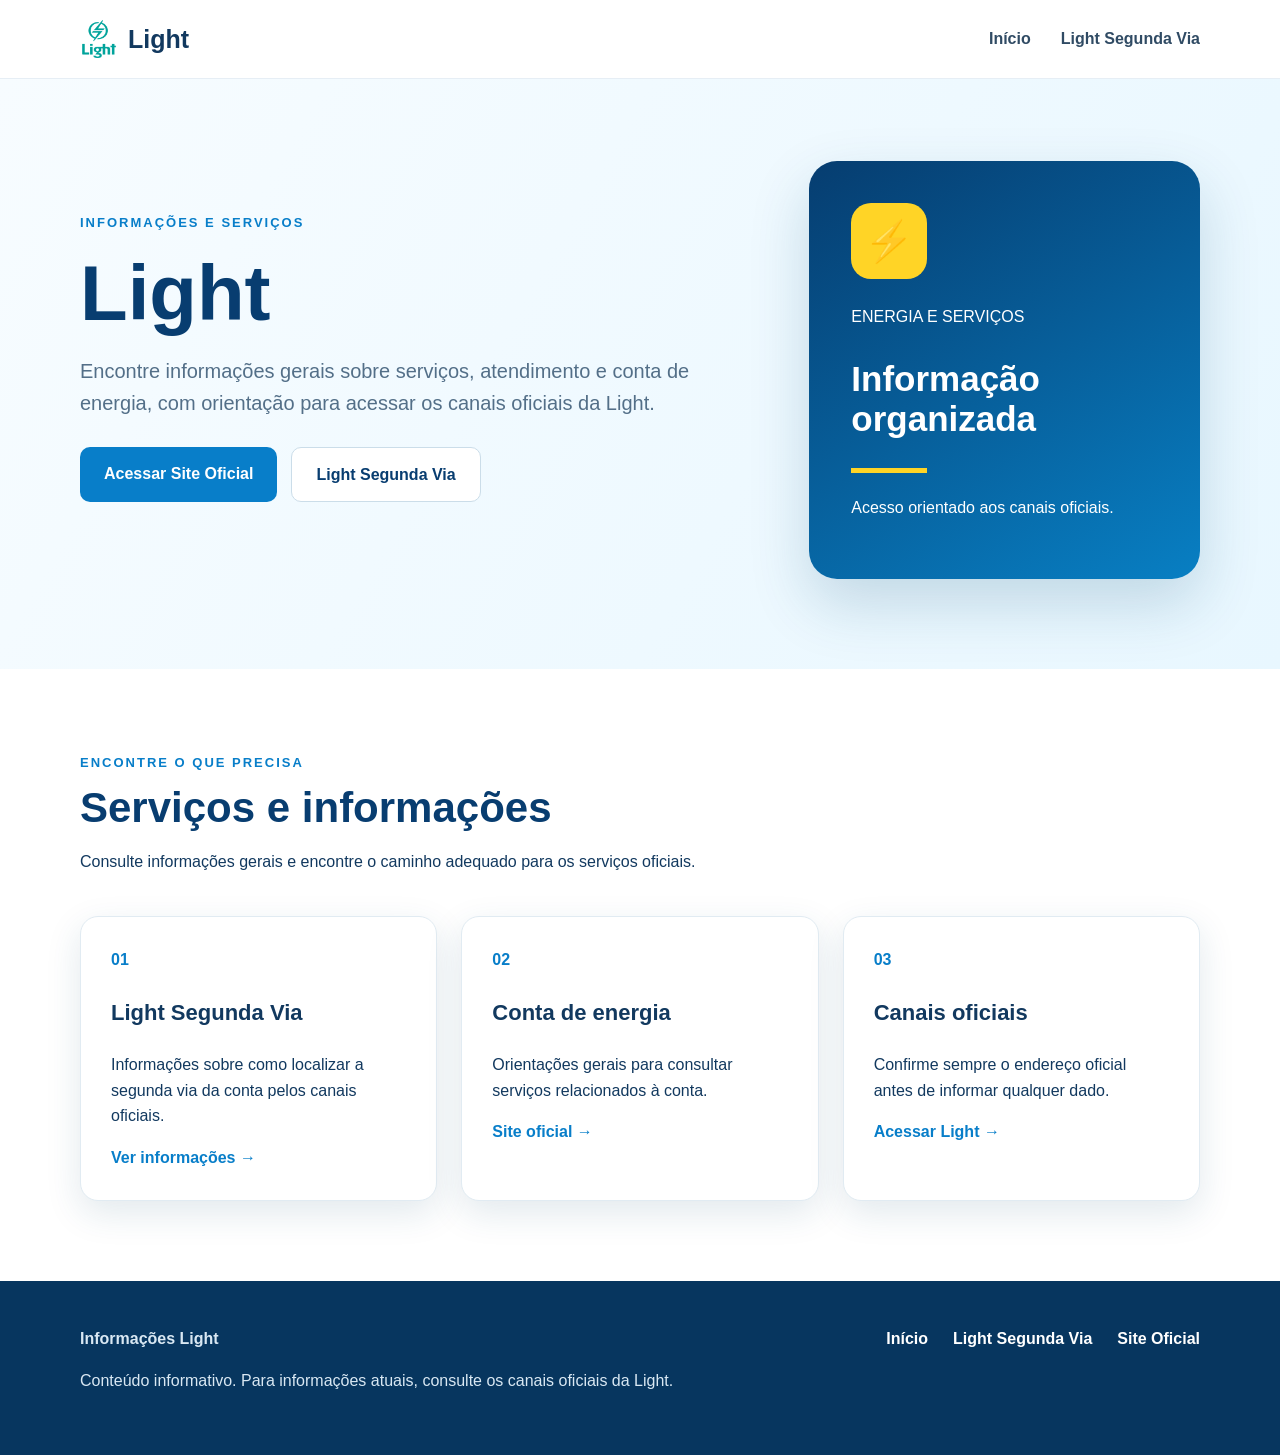
<file: index.html>
<!DOCTYPE html>
<html lang="pt-BR">
<head>
  <meta charset="UTF-8">
  <meta name="viewport" content="width=device-width, initial-scale=1.0">

  <title>Light | Informações e serviços</title>

  <meta name="description" content="Informações gerais sobre a Light, serviços e orientação para acessar os canais oficiais da empresa.">

  <meta name="google-site-verification" content="x6tpoqMiykgni4qCcTNaDramUUXhQiYNbG9kC0mkyso">

  <link rel="icon" href="favicon.ico" sizes="any">
  <link rel="icon" type="image/png" href="favicon.png">
  <link rel="stylesheet" href="style-index.css">
</head>

<body>

  <header class="header">
    <div class="container nav">
      <a href="index.html" class="logo">
        <img src="favicon.png" alt="Light" class="logo-icon">
        <span>Light</span>
      </a>

      <nav>
        <a href="index.html">Início</a>
        <a href="light-segunda-via.html">Light Segunda Via</a>
      </nav>
    </div>
  </header>

  <main>

    <section class="hero">
      <div class="container hero-content">

        <div class="hero-copy">
          <span class="badge">INFORMAÇÕES E SERVIÇOS</span>

          <h1>Light</h1>

          <p class="hero-text">
            Encontre informações gerais sobre serviços, atendimento e conta de energia, com orientação para acessar os canais oficiais da Light.
          </p>

          <div class="hero-buttons">
            <a class="button primary"
               href="https://www.light.com.br/"
               target="_blank"
               rel="noopener noreferrer">
              Acessar Site Oficial
            </a>

            <a class="button secondary" href="light-segunda-via.html">
              Light Segunda Via
            </a>
          </div>
        </div>

        <div class="hero-card">
          <div class="hero-icon">⚡</div>
          <span>ENERGIA E SERVIÇOS</span>

          <h2>Informação organizada</h2>

          <div class="yellow-line"></div>

          <p>Acesso orientado aos canais oficiais.</p>
        </div>

      </div>
    </section>

    <section class="content-section">
      <div class="container">

        <div class="section-heading">
          <span>ENCONTRE O QUE PRECISA</span>

          <h2>Serviços e informações</h2>

          <p>
            Consulte informações gerais e encontre o caminho adequado para os serviços oficiais.
          </p>
        </div>

        <div class="cards">

          <article class="card">
            <div class="card-icon">01</div>

            <h3>Light Segunda Via</h3>

            <p>
              Informações sobre como localizar a segunda via da conta pelos canais oficiais.
            </p>

            <a href="light-segunda-via.html">
              Ver informações →
            </a>
          </article>

          <article class="card">
            <div class="card-icon">02</div>

            <h3>Conta de energia</h3>

            <p>
              Orientações gerais para consultar serviços relacionados à conta.
            </p>

            <a href="https://www.light.com.br/"
               target="_blank"
               rel="noopener noreferrer">
              Site oficial →
            </a>
          </article>

          <article class="card">
            <div class="card-icon">03</div>

            <h3>Canais oficiais</h3>

            <p>
              Confirme sempre o endereço oficial antes de informar qualquer dado.
            </p>

            <a href="https://www.light.com.br/"
               target="_blank"
               rel="noopener noreferrer">
              Acessar Light →
            </a>
          </article>

        </div>
      </div>
    </section>

  </main>

  <footer>
    <div class="container footer-content">

      <div>
        <strong>Informações Light</strong>

        <p>
          Conteúdo informativo. Para informações atuais, consulte os canais oficiais da Light.
        </p>
      </div>

      <div class="footer-links">
        <a href="index.html">Início</a>

        <a href="light-segunda-via.html">
          Light Segunda Via
        </a>

        <a href="https://www.light.com.br/"
           target="_blank"
           rel="noopener noreferrer">
          Site Oficial
        </a>
      </div>

    </div>
  </footer>

</body>
</html>
</file>
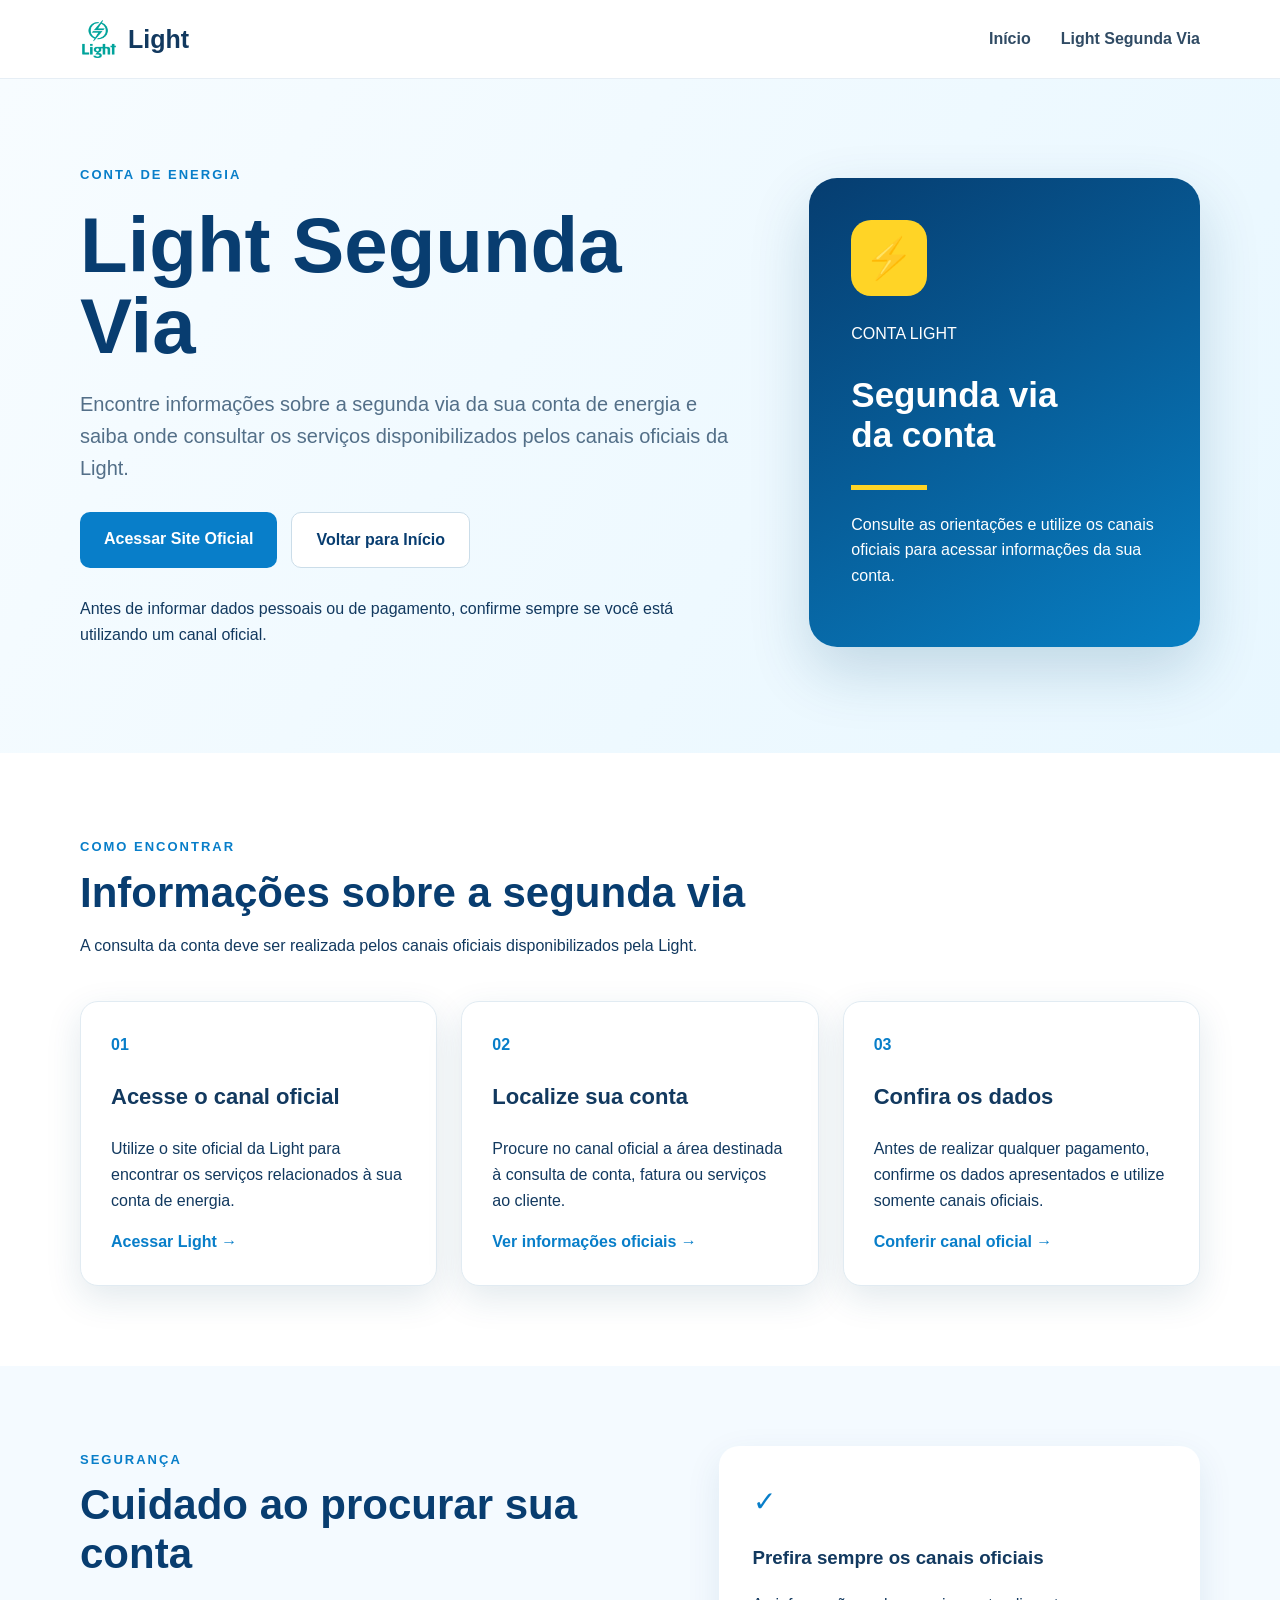
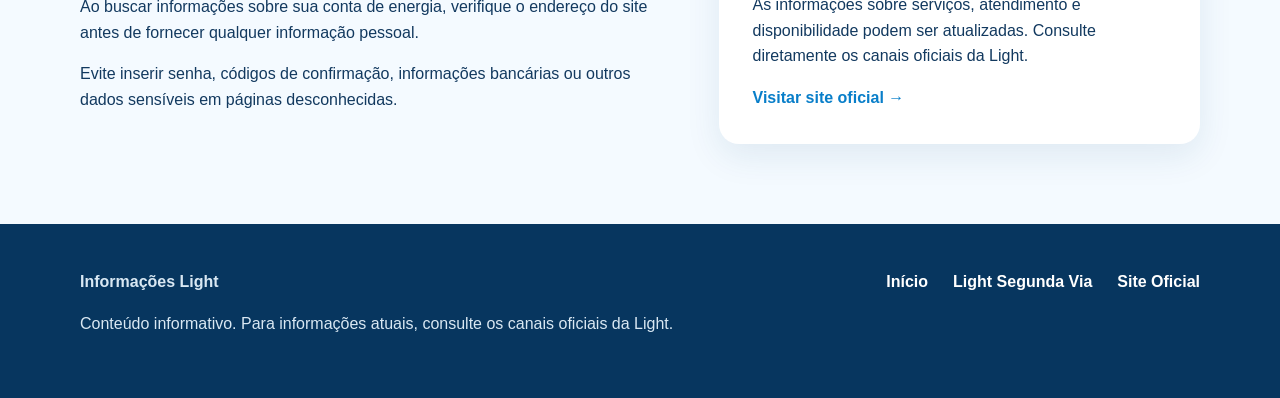
<file: light-segunda-via.html>
<!DOCTYPE html>
<html lang="pt-BR">
<head>
  <meta charset="UTF-8">
  <meta name="viewport" content="width=device-width, initial-scale=1.0">
  <title>Light Segunda Via | Informações e acesso oficial</title>
  <meta name="description" content="Light segunda via: informações sobre a conta de energia e orientação para consultar os canais oficiais da Light.">
  <link rel="icon" href="favicon.ico" sizes="any">
  <link rel="icon" type="image/png" href="favicon.png">
  <link rel="stylesheet" href="style-segunda-via.css">
</head>
<body>
  <header class="header">
    <div class="container nav">
      <a href="index.html" class="logo">
        <img src="favicon.png" alt="" class="logo-icon"><span>Light</span>
      </a>
      <nav><a href="index.html">Início</a><a href="light-segunda-via.html">Light Segunda Via</a></nav>
    </div>
  </header>
  <main>
    <section class="hero">
      <div class="container hero-content">
        <div class="hero-copy">
          <span class="badge">CONTA DE ENERGIA</span>
          <h1>Light Segunda Via</h1>
          <p class="hero-text">Encontre informações sobre a segunda via da sua conta de energia e saiba onde consultar os serviços disponibilizados pelos canais oficiais da Light.</p>
          <div class="hero-buttons">
            <a class="button primary" href="https://www.light.com.br/" target="_blank" rel="noopener noreferrer">Acessar Site Oficial</a>
            <a class="button secondary" href="index.html">Voltar para Início</a>
          </div>
          <p class="hero-note">Antes de informar dados pessoais ou de pagamento, confirme sempre se você está utilizando um canal oficial.</p>
        </div>
        <div class="hero-card">
          <div class="hero-icon">⚡</div><span>CONTA LIGHT</span>
          <h2>Segunda via<br>da conta</h2><div class="yellow-line"></div>
          <p>Consulte as orientações e utilize os canais oficiais para acessar informações da sua conta.</p>
        </div>
      </div>
    </section>
    <section class="content-section">
      <div class="container">
        <div class="section-heading">
          <span>COMO ENCONTRAR</span><h2>Informações sobre a segunda via</h2>
          <p>A consulta da conta deve ser realizada pelos canais oficiais disponibilizados pela Light.</p>
        </div>
        <div class="cards">
          <article class="card"><div class="card-icon">01</div><h3>Acesse o canal oficial</h3><p>Utilize o site oficial da Light para encontrar os serviços relacionados à sua conta de energia.</p><a href="https://www.light.com.br/" target="_blank" rel="noopener noreferrer">Acessar Light →</a></article>
          <article class="card"><div class="card-icon">02</div><h3>Localize sua conta</h3><p>Procure no canal oficial a área destinada à consulta de conta, fatura ou serviços ao cliente.</p><a href="https://www.light.com.br/" target="_blank" rel="noopener noreferrer">Ver informações oficiais →</a></article>
          <article class="card"><div class="card-icon">03</div><h3>Confira os dados</h3><p>Antes de realizar qualquer pagamento, confirme os dados apresentados e utilize somente canais oficiais.</p><a href="https://www.light.com.br/" target="_blank" rel="noopener noreferrer">Conferir canal oficial →</a></article>
        </div>
      </div>
    </section>
    <section class="information-section">
      <div class="container information-grid">
        <div><span class="section-label">SEGURANÇA</span><h2>Cuidado ao procurar sua conta</h2><p>Ao buscar informações sobre sua conta de energia, verifique o endereço do site antes de fornecer qualquer informação pessoal.</p><p>Evite inserir senha, códigos de confirmação, informações bancárias ou outros dados sensíveis em páginas desconhecidas.</p></div>
        <div class="information-box"><div class="box-icon">✓</div><h3>Prefira sempre os canais oficiais</h3><p>As informações sobre serviços, atendimento e disponibilidade podem ser atualizadas. Consulte diretamente os canais oficiais da Light.</p><a class="text-link" href="https://www.light.com.br/" target="_blank" rel="noopener noreferrer">Visitar site oficial →</a></div>
      </div>
    </section>
  </main>
  <footer><div class="container footer-content"><div><strong>Informações Light</strong><p>Conteúdo informativo. Para informações atuais, consulte os canais oficiais da Light.</p></div><div class="footer-links"><a href="index.html">Início</a><a href="light-segunda-via.html">Light Segunda Via</a><a href="https://www.light.com.br/" target="_blank" rel="noopener noreferrer">Site Oficial</a></div></div></footer>
</body>
</html>
</file>
<file: style-index.css>
*{box-sizing:border-box}html{scroll-behavior:smooth}body{margin:0;font-family:Arial,Helvetica,sans-serif;color:#12395f;background:#fff;line-height:1.6}.container{width:min(1120px,calc(100% - 40px));margin:auto}.header{background:#fff;border-bottom:1px solid #e6eef5}.nav{min-height:78px;display:flex;align-items:center;justify-content:space-between}.logo{display:flex;align-items:center;gap:10px;color:#12395f;text-decoration:none;font-weight:800;font-size:25px}.logo-icon{width:38px;height:38px;object-fit:contain;border-radius:9px}.nav nav{display:flex;gap:30px}.nav nav a,.footer-links a{color:#304b64;text-decoration:none;font-weight:700}.hero{background:linear-gradient(120deg,#f7fcff,#e8f7ff);padding:82px 0 90px}.hero-content{display:grid;grid-template-columns:1.35fr .8fr;gap:70px;align-items:center}.badge,.section-heading>span,.section-label{font-size:13px;letter-spacing:2px;font-weight:800;color:#087ec9}.hero h1{font-size:clamp(48px,7vw,78px);line-height:1.05;margin:18px 0;color:#083d70}.hero-text{font-size:20px;color:#536f88;max-width:760px}.hero-buttons{display:flex;gap:14px;flex-wrap:wrap;margin:28px 0}.button{display:inline-block;padding:14px 24px;border-radius:10px;text-decoration:none;font-weight:800}.primary{background:#087ec9;color:#fff}.secondary{background:#fff;color:#083d70;border:1px solid #cbdde9}.hero-card{background:linear-gradient(150deg,#063d70,#087fc3);color:#fff;border-radius:28px;padding:42px;box-shadow:0 25px 60px #0a4f7730}.hero-icon{width:76px;height:76px;background:#ffd426;color:#111;border-radius:20px;display:grid;place-items:center;font-size:40px;margin-bottom:25px}.hero-card h2{font-size:35px;line-height:1.15}.yellow-line{height:5px;width:76px;background:#ffd426;margin:22px 0}.content-section,.information-section{padding:80px 0}.section-heading{max-width:760px;margin-bottom:42px}.section-heading h2,.information-grid h2{font-size:42px;line-height:1.15;margin:10px 0;color:#083d70}.cards{display:grid;grid-template-columns:repeat(3,1fr);gap:24px}.card{border:1px solid #e1ebf2;border-radius:18px;padding:30px;background:#fff;box-shadow:0 12px 35px #174e7220}.card-icon{font-weight:800;color:#087ec9;margin-bottom:18px}.card h3{font-size:22px;color:#12395f}.card a,.text-link{color:#087ec9;font-weight:800;text-decoration:none}.information-section{background:#f4faff}.information-grid{display:grid;grid-template-columns:1.1fr .9fr;gap:50px}.information-box{background:#fff;border-radius:20px;padding:34px;box-shadow:0 12px 35px #174e7218}.box-icon{font-size:28px;color:#087ec9}footer{background:#07365f;color:#d9e8f3;padding:45px 0}.footer-content{display:flex;justify-content:space-between;gap:40px}.footer-links{display:flex;gap:25px;flex-wrap:wrap}.footer-links a{color:#fff}@media(max-width:800px){.hero-content,.information-grid{grid-template-columns:1fr}.cards{grid-template-columns:1fr}.nav{align-items:flex-start;padding:16px 0;gap:15px}.nav nav{gap:12px;flex-wrap:wrap}.hero{padding:55px 0}.hero-card{margin-top:10px}.footer-content{flex-direction:column}}
</file>
<file: style-segunda-via.css>
*{box-sizing:border-box}html{scroll-behavior:smooth}body{margin:0;font-family:Arial,Helvetica,sans-serif;color:#12395f;background:#fff;line-height:1.6}.container{width:min(1120px,calc(100% - 40px));margin:auto}.header{background:#fff;border-bottom:1px solid #e6eef5}.nav{min-height:78px;display:flex;align-items:center;justify-content:space-between}.logo{display:flex;align-items:center;gap:10px;color:#12395f;text-decoration:none;font-weight:800;font-size:25px}.logo-icon{width:38px;height:38px;object-fit:contain;border-radius:9px}.nav nav{display:flex;gap:30px}.nav nav a,.footer-links a{color:#304b64;text-decoration:none;font-weight:700}.hero{background:linear-gradient(120deg,#f7fcff,#e8f7ff);padding:82px 0 90px}.hero-content{display:grid;grid-template-columns:1.35fr .8fr;gap:70px;align-items:center}.badge,.section-heading>span,.section-label{font-size:13px;letter-spacing:2px;font-weight:800;color:#087ec9}.hero h1{font-size:clamp(48px,7vw,78px);line-height:1.05;margin:18px 0;color:#083d70}.hero-text{font-size:20px;color:#536f88;max-width:760px}.hero-buttons{display:flex;gap:14px;flex-wrap:wrap;margin:28px 0}.button{display:inline-block;padding:14px 24px;border-radius:10px;text-decoration:none;font-weight:800}.primary{background:#087ec9;color:#fff}.secondary{background:#fff;color:#083d70;border:1px solid #cbdde9}.hero-card{background:linear-gradient(150deg,#063d70,#087fc3);color:#fff;border-radius:28px;padding:42px;box-shadow:0 25px 60px #0a4f7730}.hero-icon{width:76px;height:76px;background:#ffd426;color:#111;border-radius:20px;display:grid;place-items:center;font-size:40px;margin-bottom:25px}.hero-card h2{font-size:35px;line-height:1.15}.yellow-line{height:5px;width:76px;background:#ffd426;margin:22px 0}.content-section,.information-section{padding:80px 0}.section-heading{max-width:760px;margin-bottom:42px}.section-heading h2,.information-grid h2{font-size:42px;line-height:1.15;margin:10px 0;color:#083d70}.cards{display:grid;grid-template-columns:repeat(3,1fr);gap:24px}.card{border:1px solid #e1ebf2;border-radius:18px;padding:30px;background:#fff;box-shadow:0 12px 35px #174e7220}.card-icon{font-weight:800;color:#087ec9;margin-bottom:18px}.card h3{font-size:22px;color:#12395f}.card a,.text-link{color:#087ec9;font-weight:800;text-decoration:none}.information-section{background:#f4faff}.information-grid{display:grid;grid-template-columns:1.1fr .9fr;gap:50px}.information-box{background:#fff;border-radius:20px;padding:34px;box-shadow:0 12px 35px #174e7218}.box-icon{font-size:28px;color:#087ec9}footer{background:#07365f;color:#d9e8f3;padding:45px 0}.footer-content{display:flex;justify-content:space-between;gap:40px}.footer-links{display:flex;gap:25px;flex-wrap:wrap}.footer-links a{color:#fff}@media(max-width:800px){.hero-content,.information-grid{grid-template-columns:1fr}.cards{grid-template-columns:1fr}.nav{align-items:flex-start;padding:16px 0;gap:15px}.nav nav{gap:12px;flex-wrap:wrap}.hero{padding:55px 0}.hero-card{margin-top:10px}.footer-content{flex-direction:column}}
</file>
